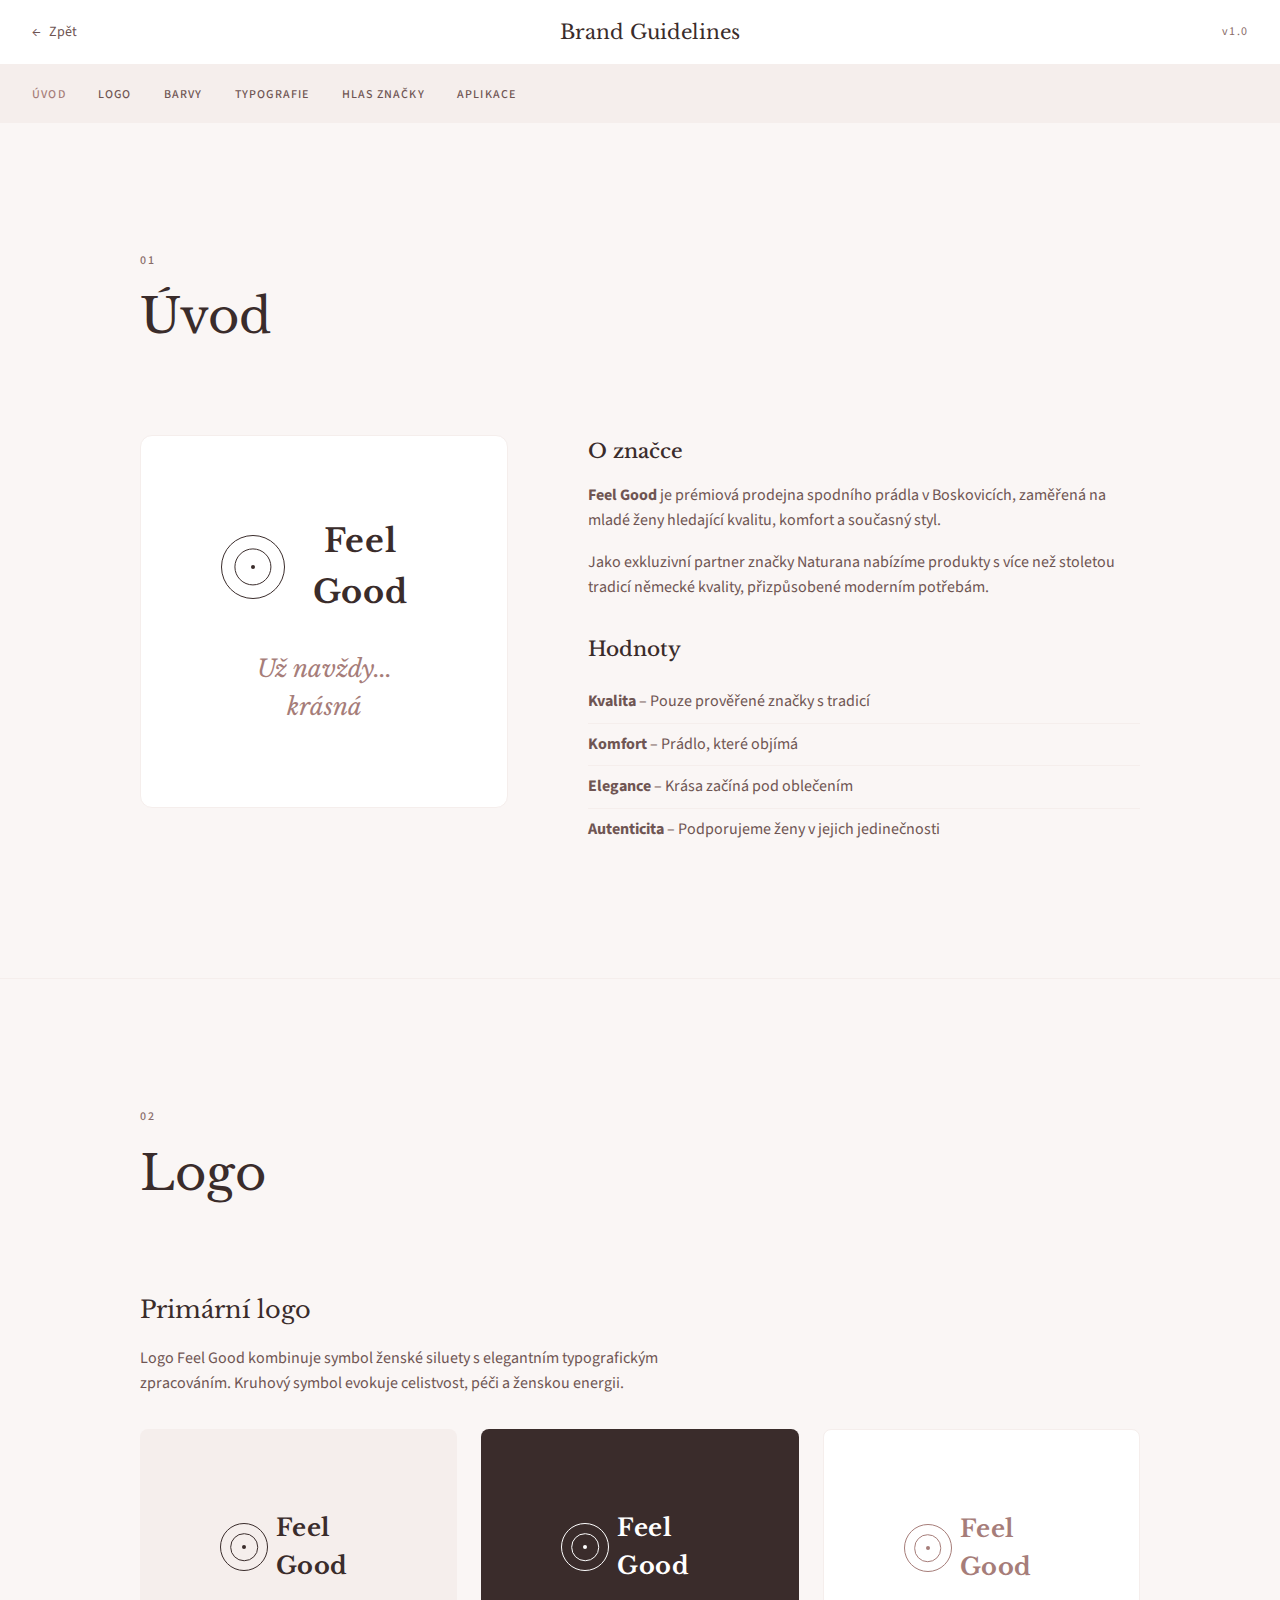
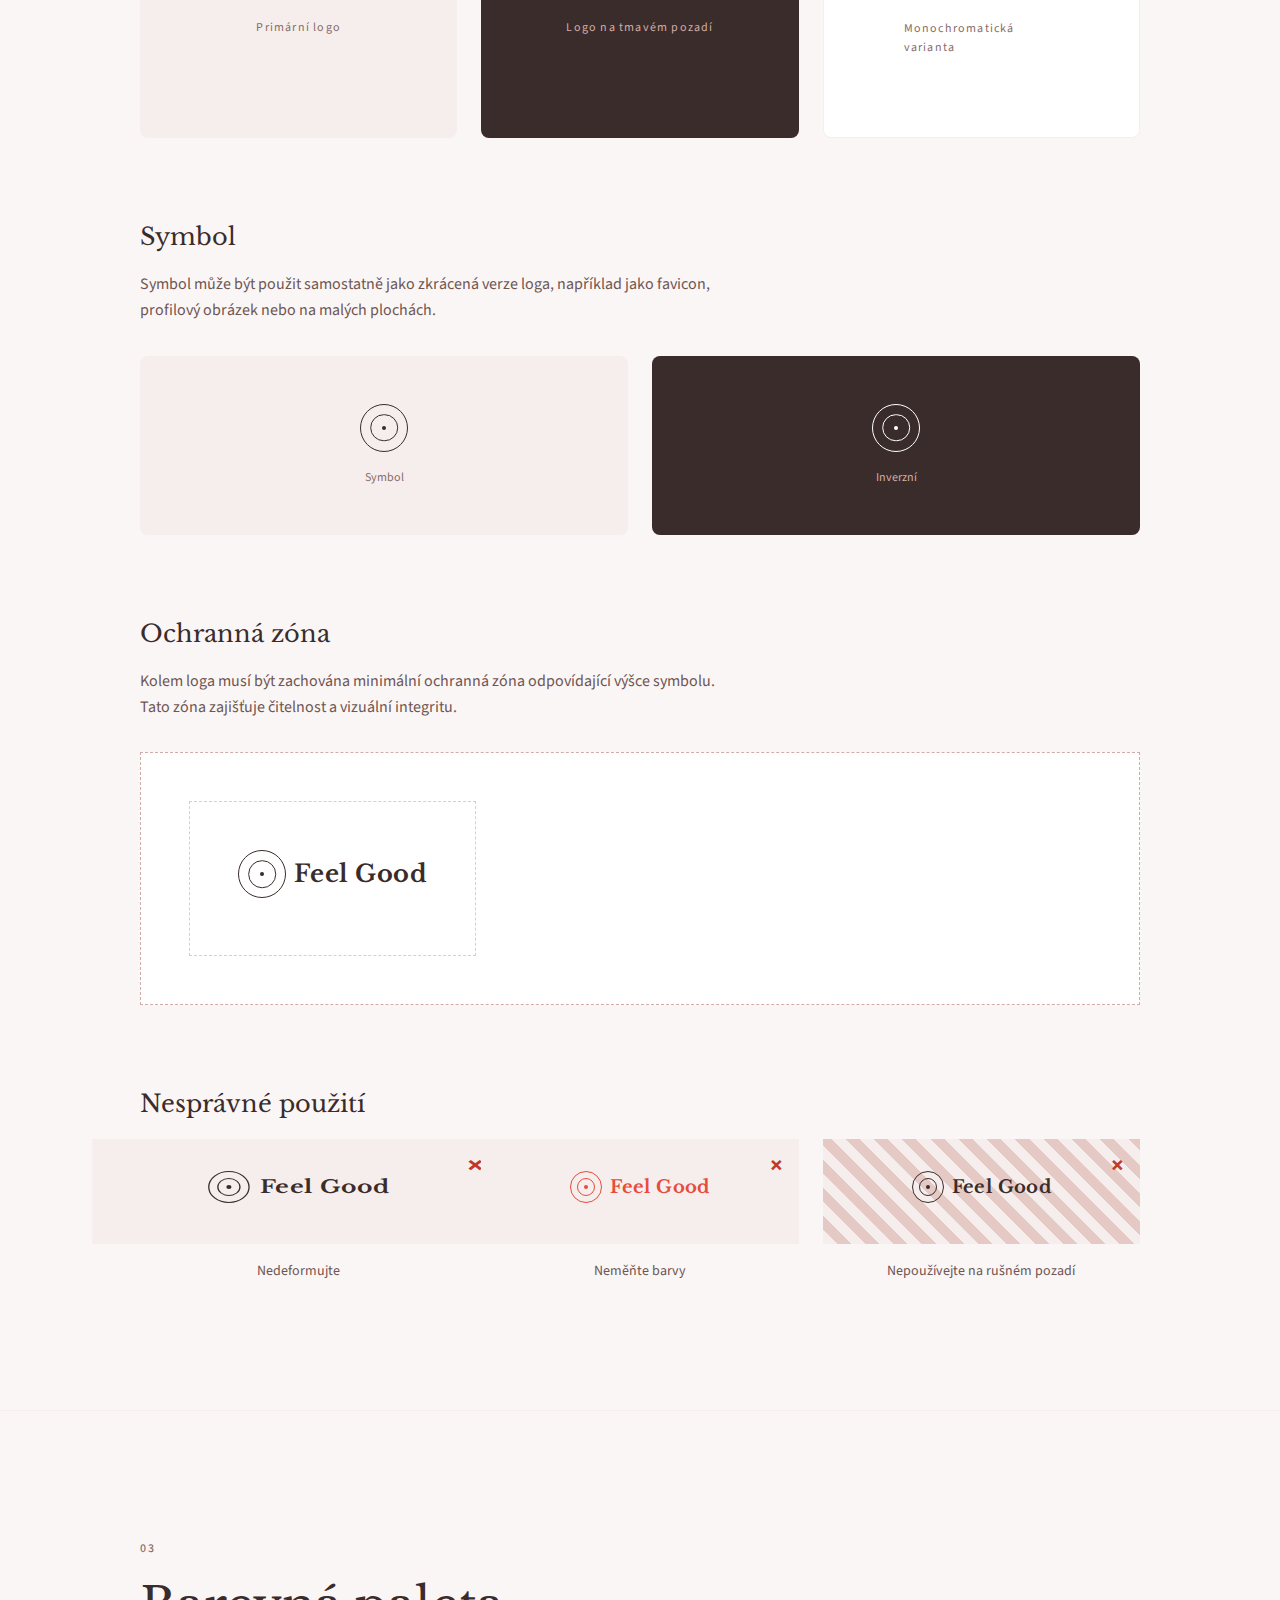
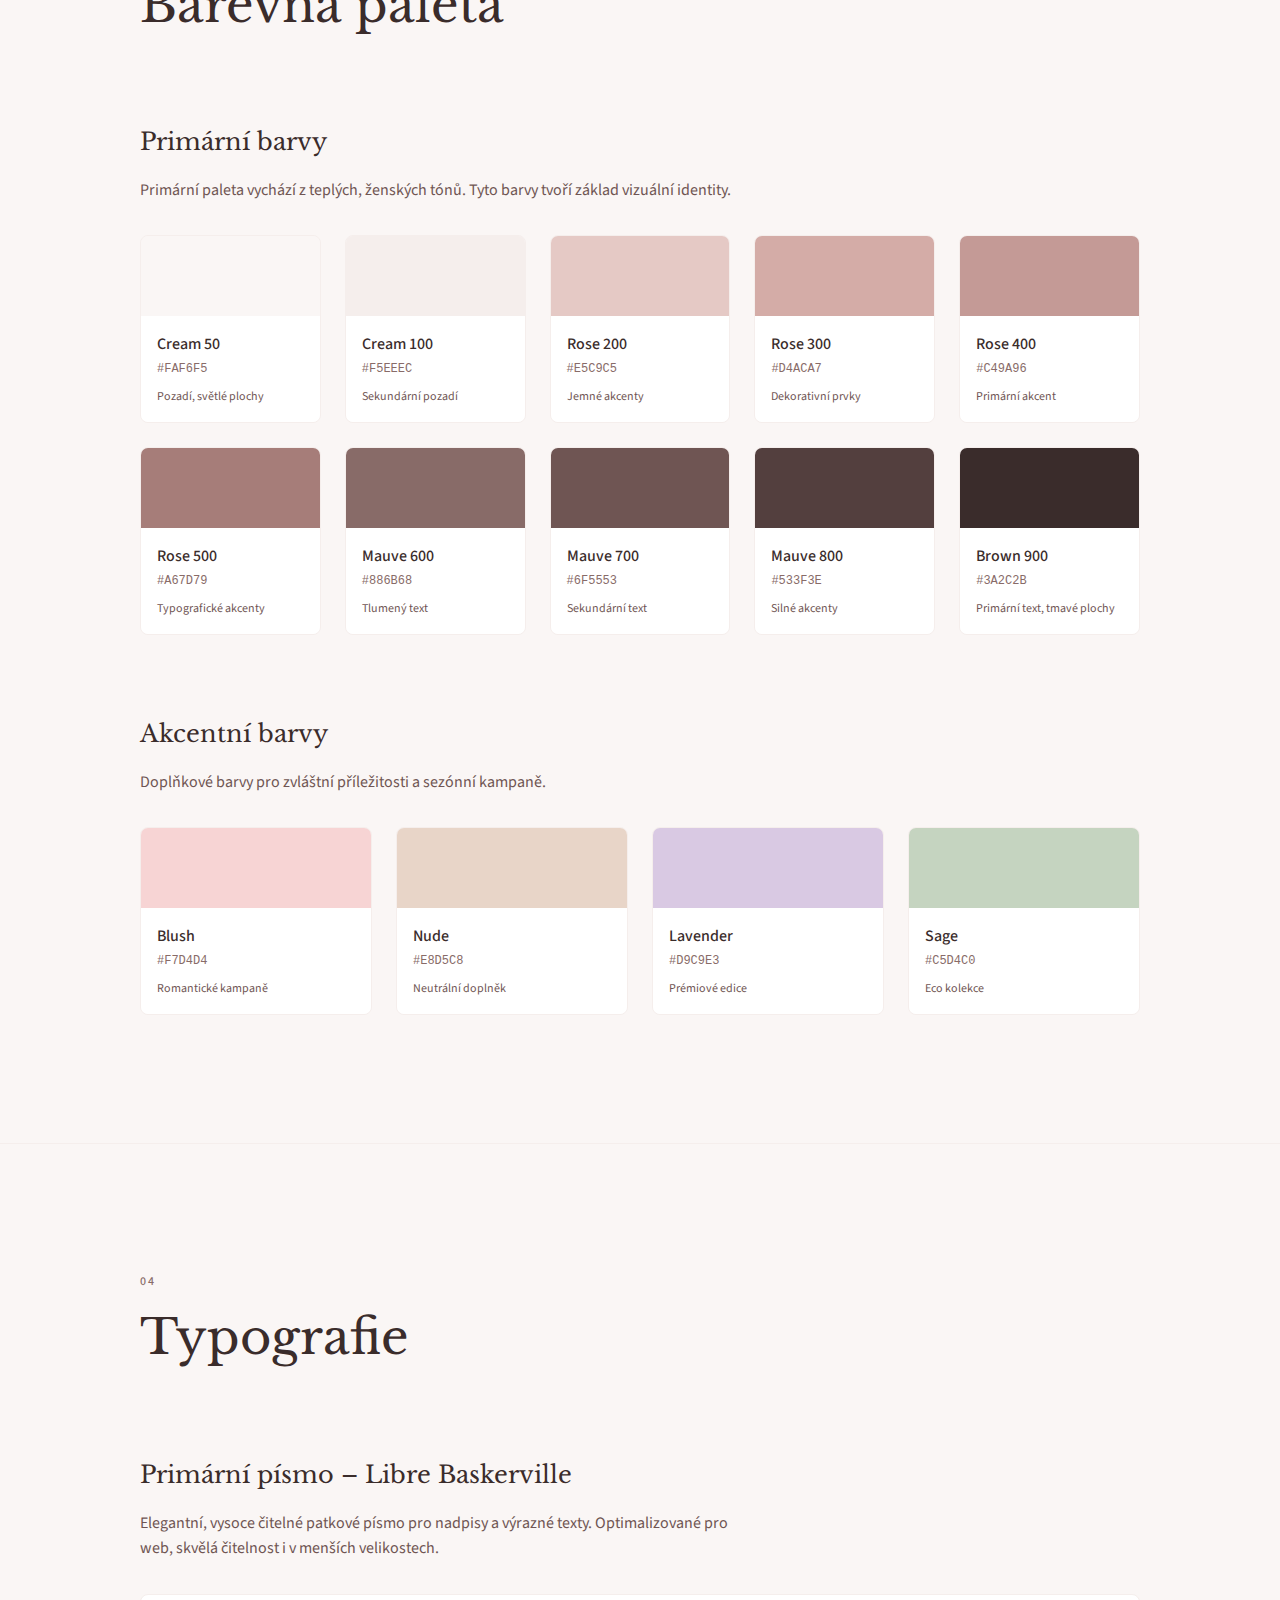
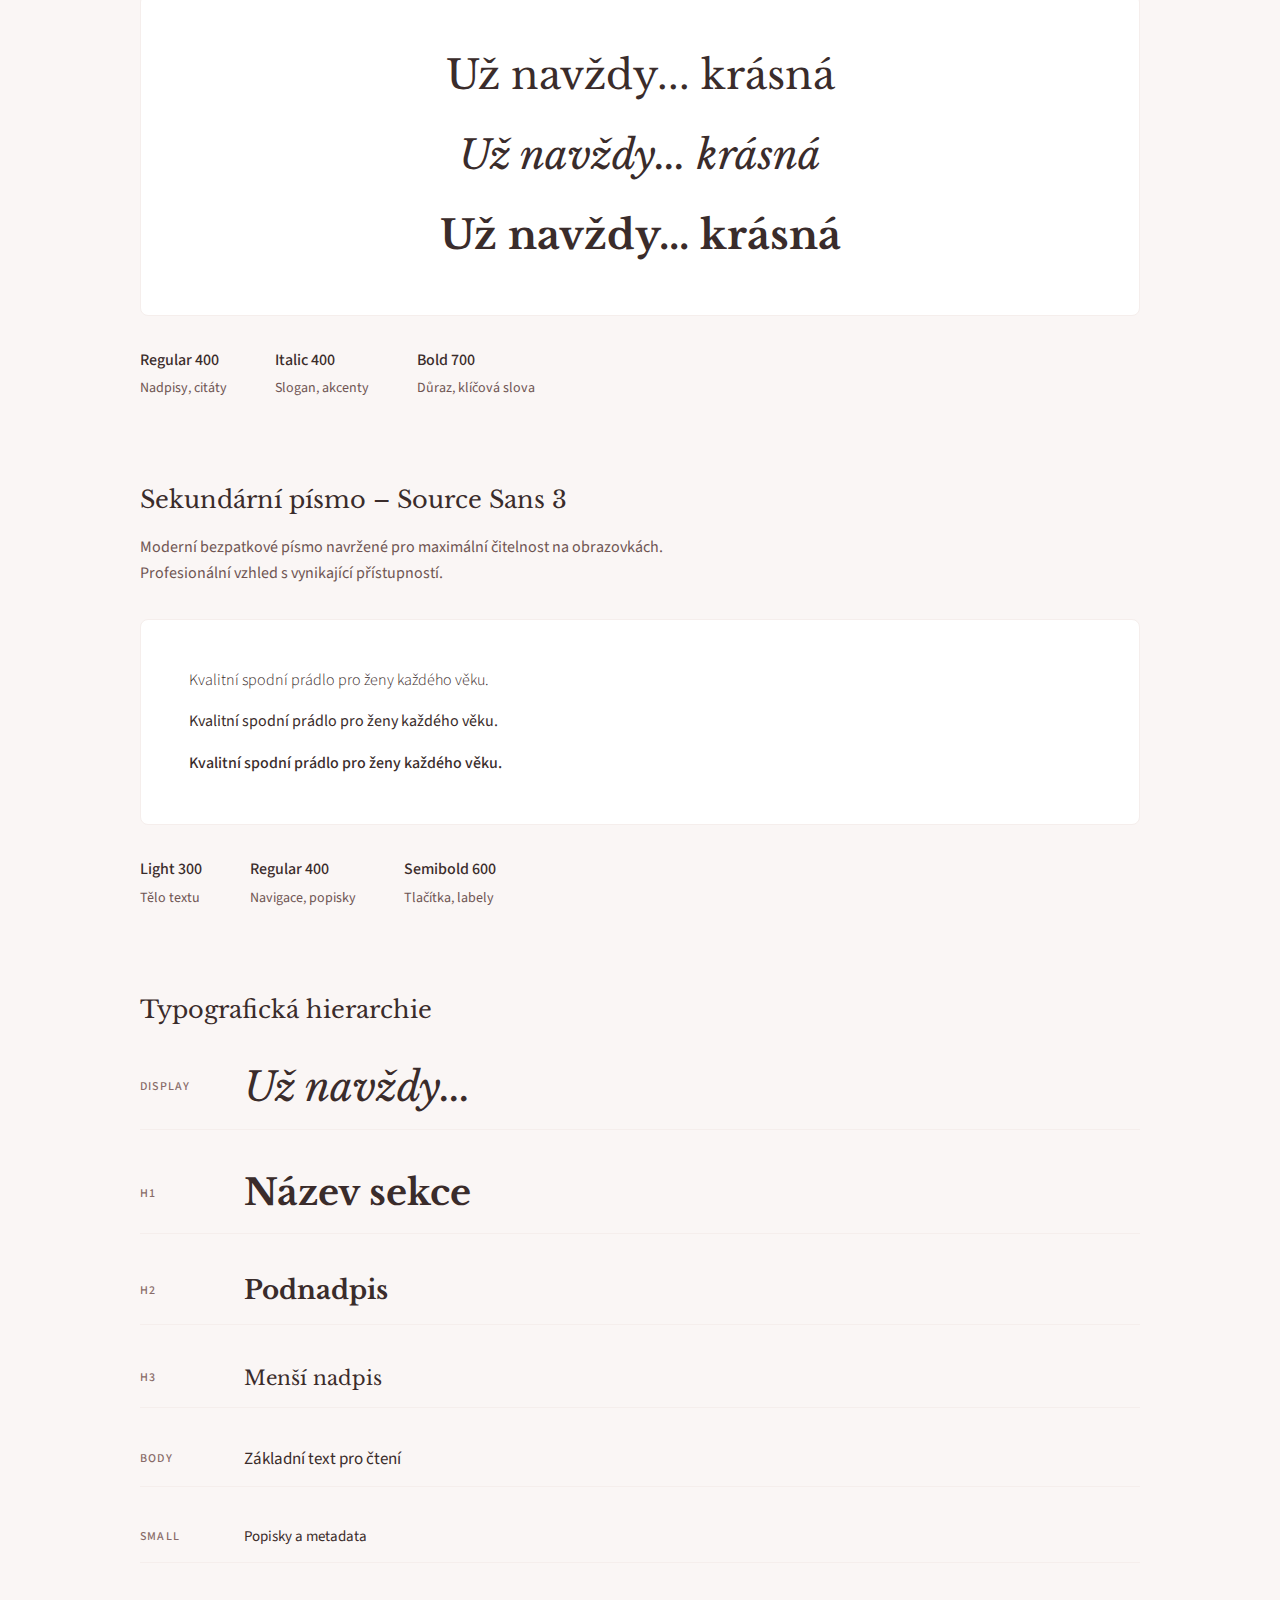
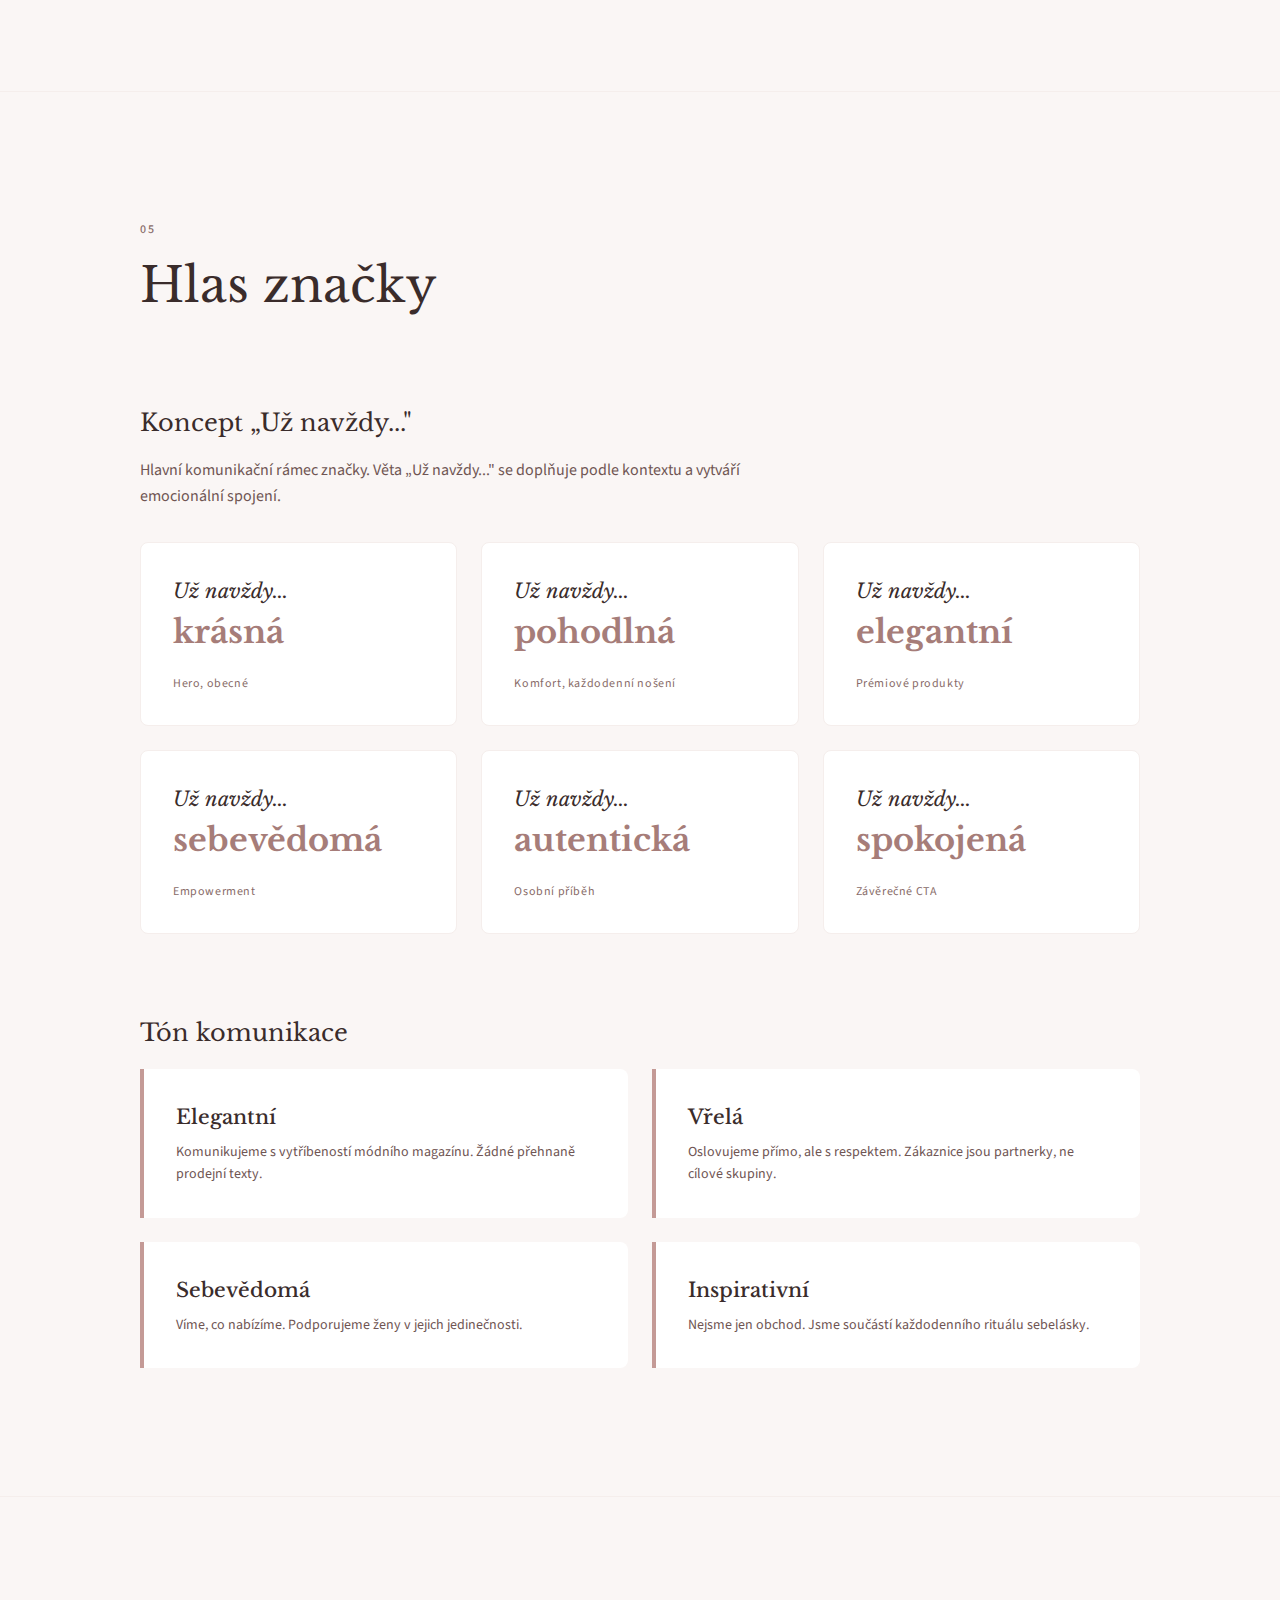
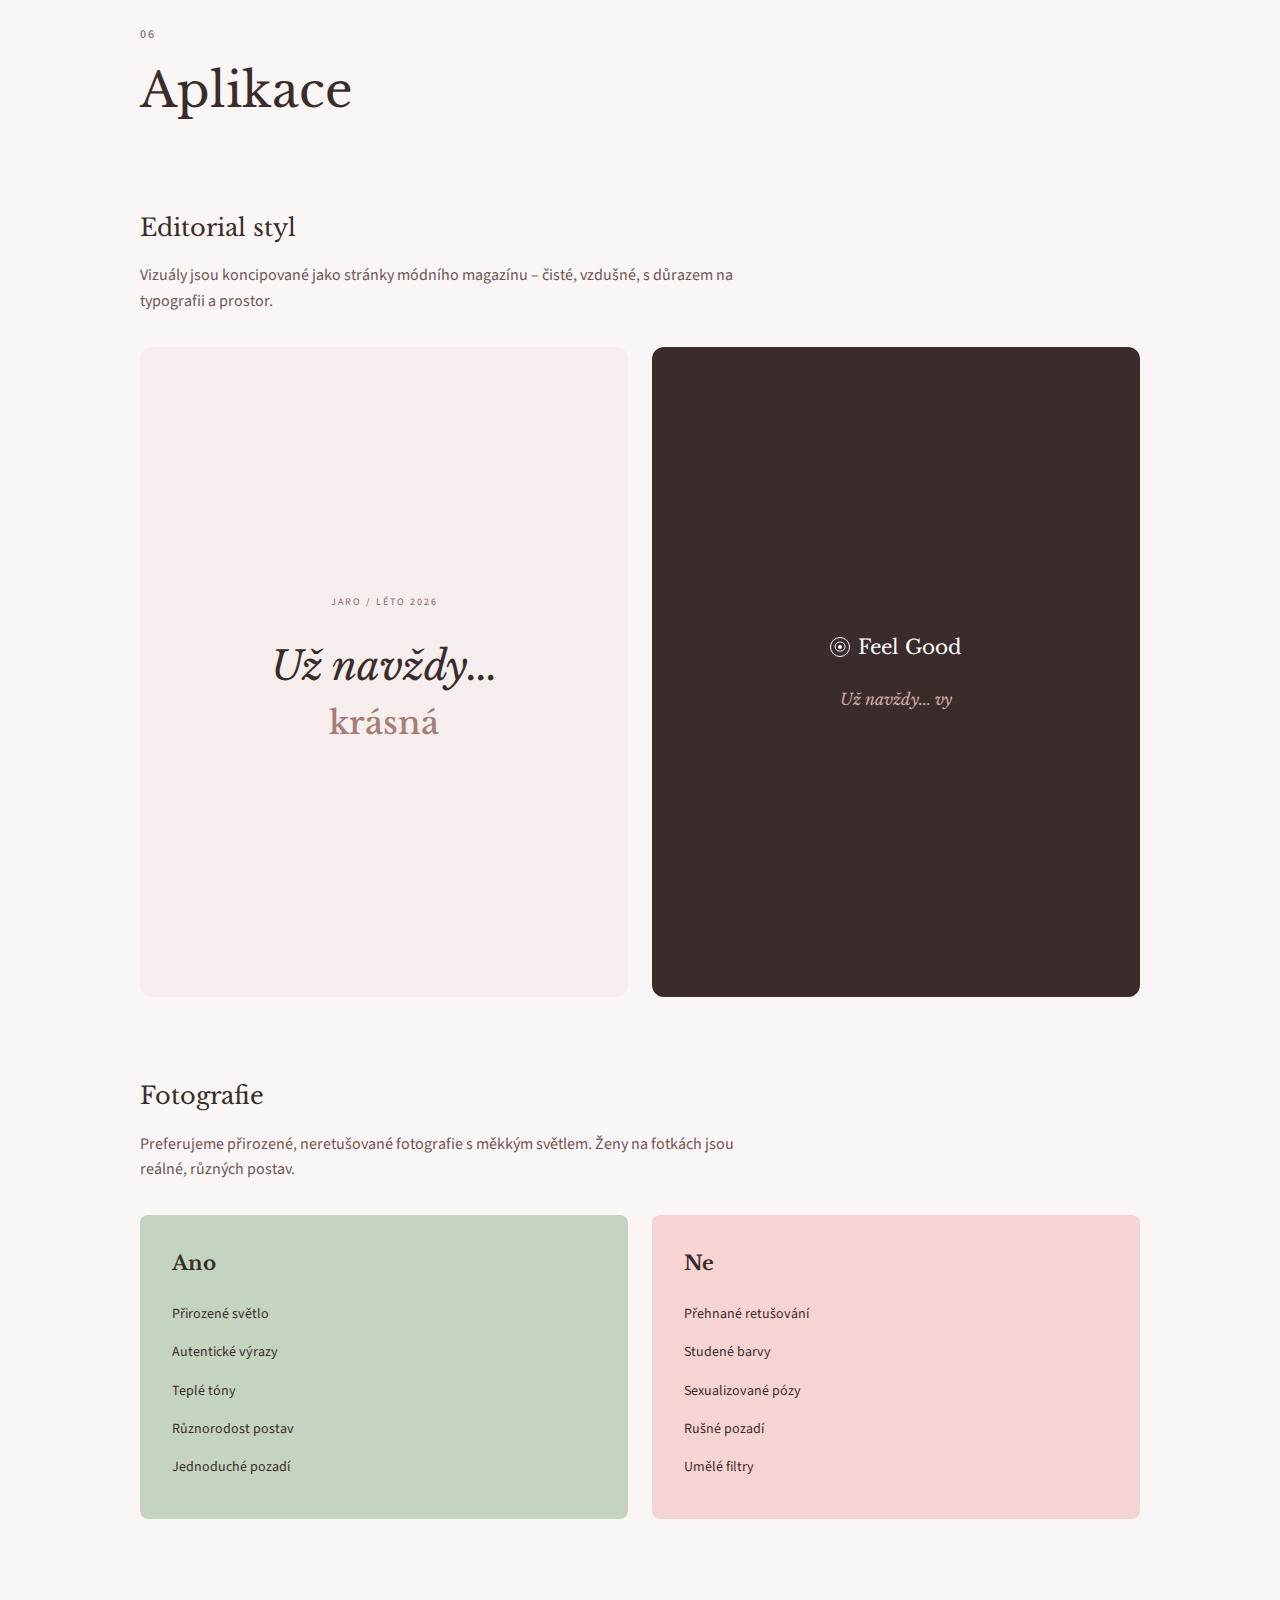
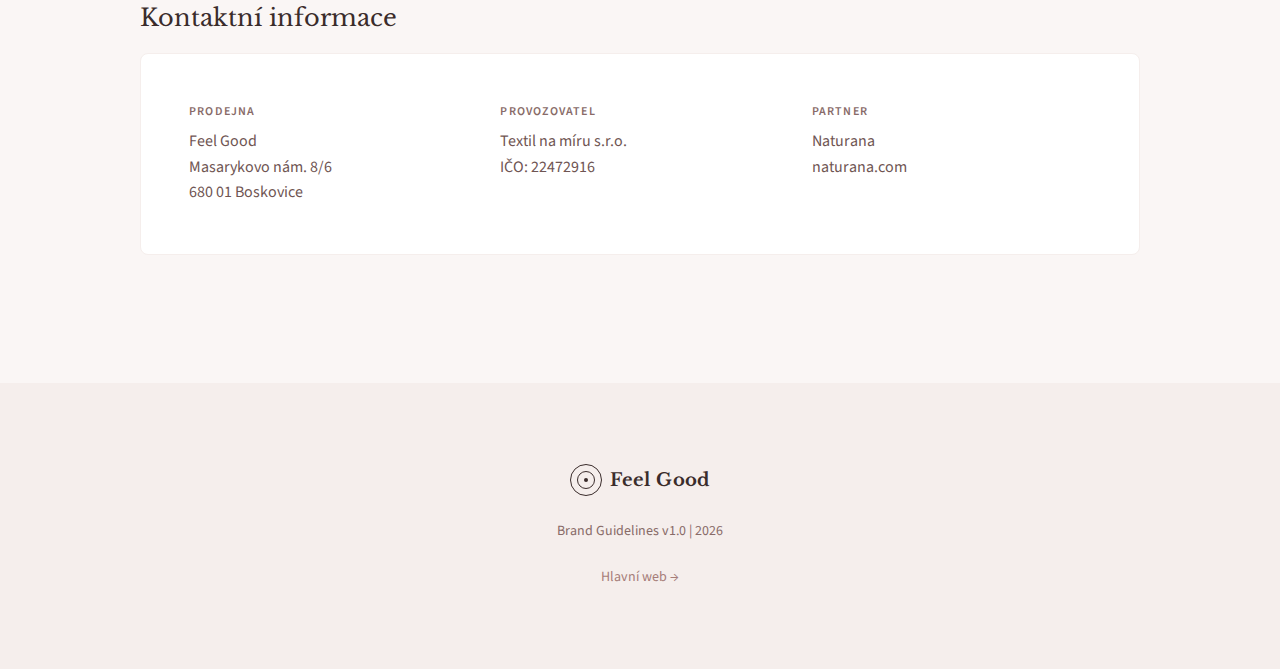
<file: brandbook.html>
<!DOCTYPE html>
<html lang="cs">
<head>
    <meta charset="UTF-8">
    <meta name="viewport" content="width=device-width, initial-scale=1.0">
    <meta name="description" content="Feel Good Brand Guidelines - Kompletní manuál vizuální identity">
    <title>Feel Good | Brandbook</title>
    <link rel="preconnect" href="https://fonts.googleapis.com">
    <link rel="preconnect" href="https://fonts.gstatic.com" crossorigin>
    <link href="https://fonts.googleapis.com/css2?family=Libre+Baskerville:ital,wght@0,400;0,700;1,400&family=Source+Sans+3:wght@300;400;500;600&display=swap" rel="stylesheet">
    <link rel="stylesheet" href="brandbook.css">
</head>
<body>
    <header class="bb-header" role="banner">
        <div class="bb-header__container">
            <a href="index.html" class="bb-header__back" aria-label="Zpět na hlavní stránku">
                <span class="bb-header__back-arrow" aria-hidden="true">&larr;</span>
                <span>Zpět</span>
            </a>
            <h1 class="bb-header__title">Brand Guidelines</h1>
            <span class="bb-header__version">v1.0</span>
        </div>
    </header>

    <nav class="bb-nav" role="navigation" aria-label="Navigace brandbooku">
        <ul class="bb-nav__list">
            <li><a href="#uvod" class="bb-nav__link">Úvod</a></li>
            <li><a href="#logo" class="bb-nav__link">Logo</a></li>
            <li><a href="#barvy" class="bb-nav__link">Barvy</a></li>
            <li><a href="#typografie" class="bb-nav__link">Typografie</a></li>
            <li><a href="#hlas" class="bb-nav__link">Hlas značky</a></li>
            <li><a href="#aplikace" class="bb-nav__link">Aplikace</a></li>
        </ul>
    </nav>

    <main class="bb-main" role="main">
        <section id="uvod" class="bb-section bb-intro" aria-labelledby="intro-title">
            <div class="bb-section__container">
                <header class="bb-section__header">
                    <span class="bb-section__number">01</span>
                    <h2 id="intro-title" class="bb-section__title">Úvod</h2>
                </header>
                <div class="bb-intro__content">
                    <div class="bb-intro__brand">
                        <div class="bb-intro__logo-display">
                            <span class="bb-logo bb-logo--large">
                                <span class="bb-logo__icon"></span>
                                <span class="bb-logo__text">Feel Good</span>
                            </span>
                        </div>
                        <p class="bb-intro__tagline">Už navždy... krásná</p>
                    </div>
                    <div class="bb-intro__text">
                        <h3 class="bb-intro__heading">O značce</h3>
                        <p>
                            <strong>Feel Good</strong> je prémiová prodejna spodního prádla 
                            v Boskovicích, zaměřená na mladé ženy hledající kvalitu, 
                            komfort a současný styl.
                        </p>
                        <p>
                            Jako exkluzivní partner značky Naturana nabízíme produkty 
                            s více než stoletou tradicí německé kvality, přizpůsobené 
                            moderním potřebám.
                        </p>
                        <h3 class="bb-intro__heading">Hodnoty</h3>
                        <ul class="bb-intro__values">
                            <li><strong>Kvalita</strong> – Pouze prověřené značky s tradicí</li>
                            <li><strong>Komfort</strong> – Prádlo, které objímá</li>
                            <li><strong>Elegance</strong> – Krása začíná pod oblečením</li>
                            <li><strong>Autenticita</strong> – Podporujeme ženy v jejich jedinečnosti</li>
                        </ul>
                    </div>
                </div>
            </div>
        </section>

        <section id="logo" class="bb-section bb-logo-section" aria-labelledby="logo-title">
            <div class="bb-section__container">
                <header class="bb-section__header">
                    <span class="bb-section__number">02</span>
                    <h2 id="logo-title" class="bb-section__title">Logo</h2>
                </header>

                <div class="bb-subsection">
                    <h3 class="bb-subsection__title">Primární logo</h3>
                    <p class="bb-subsection__desc">
                        Logo Feel Good kombinuje symbol ženské siluety s elegantním 
                        typografickým zpracováním. Kruhový symbol evokuje celistvost, 
                        péči a ženskou energii.
                    </p>
                    <div class="bb-logo-grid">
                        <div class="bb-logo-card bb-logo-card--light">
                            <span class="bb-logo bb-logo--display">
                                <span class="bb-logo__icon"></span>
                                <span class="bb-logo__text">Feel Good</span>
                            </span>
                            <span class="bb-logo-card__label">Primární logo</span>
                        </div>
                        <div class="bb-logo-card bb-logo-card--dark">
                            <span class="bb-logo bb-logo--display bb-logo--inverted">
                                <span class="bb-logo__icon"></span>
                                <span class="bb-logo__text">Feel Good</span>
                            </span>
                            <span class="bb-logo-card__label bb-logo-card__label--light">Logo na tmavém pozadí</span>
                        </div>
                        <div class="bb-logo-card bb-logo-card--cream">
                            <span class="bb-logo bb-logo--display bb-logo--mono">
                                <span class="bb-logo__icon"></span>
                                <span class="bb-logo__text">Feel Good</span>
                            </span>
                            <span class="bb-logo-card__label">Monochromatická varianta</span>
                        </div>
                    </div>
                </div>

                <div class="bb-subsection">
                    <h3 class="bb-subsection__title">Symbol</h3>
                    <p class="bb-subsection__desc">
                        Symbol může být použit samostatně jako zkrácená verze loga, 
                        například jako favicon, profilový obrázek nebo na malých plochách.
                    </p>
                    <div class="bb-symbol-grid">
                        <div class="bb-symbol-card">
                            <span class="bb-logo__icon bb-logo__icon--standalone"></span>
                            <span class="bb-symbol-card__label">Symbol</span>
                        </div>
                        <div class="bb-symbol-card bb-symbol-card--dark">
                            <span class="bb-logo__icon bb-logo__icon--standalone bb-logo__icon--inverted"></span>
                            <span class="bb-symbol-card__label bb-symbol-card__label--light">Inverzní</span>
                        </div>
                    </div>
                </div>

                <div class="bb-subsection">
                    <h3 class="bb-subsection__title">Ochranná zóna</h3>
                    <p class="bb-subsection__desc">
                        Kolem loga musí být zachována minimální ochranná zóna odpovídající 
                        výšce symbolu. Tato zóna zajišťuje čitelnost a vizuální integritu.
                    </p>
                    <div class="bb-clearspace">
                        <div class="bb-clearspace__demo">
                            <span class="bb-logo bb-logo--display">
                                <span class="bb-logo__icon"></span>
                                <span class="bb-logo__text">Feel Good</span>
                            </span>
                        </div>
                    </div>
                </div>

                <div class="bb-subsection">
                    <h3 class="bb-subsection__title">Nesprávné použití</h3>
                    <div class="bb-donts">
                        <div class="bb-dont">
                            <div class="bb-dont__example bb-dont__example--stretched">
                                <span class="bb-logo">
                                    <span class="bb-logo__icon"></span>
                                    <span class="bb-logo__text">Feel Good</span>
                                </span>
                            </div>
                            <p class="bb-dont__label">Nedeformujte</p>
                        </div>
                        <div class="bb-dont">
                            <div class="bb-dont__example bb-dont__example--color">
                                <span class="bb-logo">
                                    <span class="bb-logo__icon"></span>
                                    <span class="bb-logo__text">Feel Good</span>
                                </span>
                            </div>
                            <p class="bb-dont__label">Neměňte barvy</p>
                        </div>
                        <div class="bb-dont">
                            <div class="bb-dont__example bb-dont__example--busy">
                                <span class="bb-logo">
                                    <span class="bb-logo__icon"></span>
                                    <span class="bb-logo__text">Feel Good</span>
                                </span>
                            </div>
                            <p class="bb-dont__label">Nepoužívejte na rušném pozadí</p>
                        </div>
                    </div>
                </div>
            </div>
        </section>

        <section id="barvy" class="bb-section bb-colors" aria-labelledby="colors-title">
            <div class="bb-section__container">
                <header class="bb-section__header">
                    <span class="bb-section__number">03</span>
                    <h2 id="colors-title" class="bb-section__title">Barevná paleta</h2>
                </header>

                <div class="bb-subsection">
                    <h3 class="bb-subsection__title">Primární barvy</h3>
                    <p class="bb-subsection__desc">
                        Primární paleta vychází z teplých, ženských tónů. 
                        Tyto barvy tvoří základ vizuální identity.
                    </p>
                    <div class="bb-color-grid bb-color-grid--primary">
                        <article class="bb-color">
                            <div class="bb-color__swatch" style="background-color: #FAF6F5;"></div>
                            <div class="bb-color__info">
                                <span class="bb-color__name">Cream 50</span>
                                <span class="bb-color__hex">#FAF6F5</span>
                                <span class="bb-color__usage">Pozadí, světlé plochy</span>
                            </div>
                        </article>
                        <article class="bb-color">
                            <div class="bb-color__swatch" style="background-color: #F5EEEC;"></div>
                            <div class="bb-color__info">
                                <span class="bb-color__name">Cream 100</span>
                                <span class="bb-color__hex">#F5EEEC</span>
                                <span class="bb-color__usage">Sekundární pozadí</span>
                            </div>
                        </article>
                        <article class="bb-color">
                            <div class="bb-color__swatch" style="background-color: #E5C9C5;"></div>
                            <div class="bb-color__info">
                                <span class="bb-color__name">Rose 200</span>
                                <span class="bb-color__hex">#E5C9C5</span>
                                <span class="bb-color__usage">Jemné akcenty</span>
                            </div>
                        </article>
                        <article class="bb-color">
                            <div class="bb-color__swatch" style="background-color: #D4ACA7;"></div>
                            <div class="bb-color__info">
                                <span class="bb-color__name">Rose 300</span>
                                <span class="bb-color__hex">#D4ACA7</span>
                                <span class="bb-color__usage">Dekorativní prvky</span>
                            </div>
                        </article>
                        <article class="bb-color">
                            <div class="bb-color__swatch" style="background-color: #C49A96;"></div>
                            <div class="bb-color__info">
                                <span class="bb-color__name">Rose 400</span>
                                <span class="bb-color__hex">#C49A96</span>
                                <span class="bb-color__usage">Primární akcent</span>
                            </div>
                        </article>
                        <article class="bb-color">
                            <div class="bb-color__swatch" style="background-color: #A67D79;"></div>
                            <div class="bb-color__info">
                                <span class="bb-color__name">Rose 500</span>
                                <span class="bb-color__hex">#A67D79</span>
                                <span class="bb-color__usage">Typografické akcenty</span>
                            </div>
                        </article>
                        <article class="bb-color">
                            <div class="bb-color__swatch" style="background-color: #886B68;"></div>
                            <div class="bb-color__info">
                                <span class="bb-color__name">Mauve 600</span>
                                <span class="bb-color__hex">#886B68</span>
                                <span class="bb-color__usage">Tlumený text</span>
                            </div>
                        </article>
                        <article class="bb-color">
                            <div class="bb-color__swatch" style="background-color: #6F5553;"></div>
                            <div class="bb-color__info">
                                <span class="bb-color__name">Mauve 700</span>
                                <span class="bb-color__hex">#6F5553</span>
                                <span class="bb-color__usage">Sekundární text</span>
                            </div>
                        </article>
                        <article class="bb-color">
                            <div class="bb-color__swatch" style="background-color: #533F3E;"></div>
                            <div class="bb-color__info">
                                <span class="bb-color__name">Mauve 800</span>
                                <span class="bb-color__hex">#533F3E</span>
                                <span class="bb-color__usage">Silné akcenty</span>
                            </div>
                        </article>
                        <article class="bb-color">
                            <div class="bb-color__swatch" style="background-color: #3A2C2B;"></div>
                            <div class="bb-color__info">
                                <span class="bb-color__name">Brown 900</span>
                                <span class="bb-color__hex">#3A2C2B</span>
                                <span class="bb-color__usage">Primární text, tmavé plochy</span>
                            </div>
                        </article>
                    </div>
                </div>

                <div class="bb-subsection">
                    <h3 class="bb-subsection__title">Akcentní barvy</h3>
                    <p class="bb-subsection__desc">
                        Doplňkové barvy pro zvláštní příležitosti a sezónní kampaně.
                    </p>
                    <div class="bb-color-grid bb-color-grid--accent">
                        <article class="bb-color">
                            <div class="bb-color__swatch" style="background-color: #F7D4D4;"></div>
                            <div class="bb-color__info">
                                <span class="bb-color__name">Blush</span>
                                <span class="bb-color__hex">#F7D4D4</span>
                                <span class="bb-color__usage">Romantické kampaně</span>
                            </div>
                        </article>
                        <article class="bb-color">
                            <div class="bb-color__swatch" style="background-color: #E8D5C8;"></div>
                            <div class="bb-color__info">
                                <span class="bb-color__name">Nude</span>
                                <span class="bb-color__hex">#E8D5C8</span>
                                <span class="bb-color__usage">Neutrální doplněk</span>
                            </div>
                        </article>
                        <article class="bb-color">
                            <div class="bb-color__swatch" style="background-color: #D9C9E3;"></div>
                            <div class="bb-color__info">
                                <span class="bb-color__name">Lavender</span>
                                <span class="bb-color__hex">#D9C9E3</span>
                                <span class="bb-color__usage">Prémiové edice</span>
                            </div>
                        </article>
                        <article class="bb-color">
                            <div class="bb-color__swatch" style="background-color: #C5D4C0;"></div>
                            <div class="bb-color__info">
                                <span class="bb-color__name">Sage</span>
                                <span class="bb-color__hex">#C5D4C0</span>
                                <span class="bb-color__usage">Eco kolekce</span>
                            </div>
                        </article>
                    </div>
                </div>
            </div>
        </section>

        <section id="typografie" class="bb-section bb-typography" aria-labelledby="typography-title">
            <div class="bb-section__container">
                <header class="bb-section__header">
                    <span class="bb-section__number">04</span>
                    <h2 id="typography-title" class="bb-section__title">Typografie</h2>
                </header>

                <div class="bb-subsection">
                    <h3 class="bb-subsection__title">Primární písmo – Libre Baskerville</h3>
                    <p class="bb-subsection__desc">
                        Elegantní, vysoce čitelné patkové písmo pro nadpisy a výrazné texty.
                        Optimalizované pro web, skvělá čitelnost i v menších velikostech.
                    </p>
                    <div class="bb-type-specimen bb-type-specimen--display">
                        <p class="bb-type-sample bb-type-sample--light">Už navždy... krásná</p>
                        <p class="bb-type-sample bb-type-sample--italic">Už navždy... krásná</p>
                        <p class="bb-type-sample bb-type-sample--medium">Už navždy... krásná</p>
                    </div>
                    <div class="bb-type-info">
                        <div class="bb-type-weight">
                            <span class="bb-type-weight__name">Regular 400</span>
                            <span class="bb-type-weight__use">Nadpisy, citáty</span>
                        </div>
                        <div class="bb-type-weight">
                            <span class="bb-type-weight__name">Italic 400</span>
                            <span class="bb-type-weight__use">Slogan, akcenty</span>
                        </div>
                        <div class="bb-type-weight">
                            <span class="bb-type-weight__name">Bold 700</span>
                            <span class="bb-type-weight__use">Důraz, klíčová slova</span>
                        </div>
                    </div>
                </div>

                <div class="bb-subsection">
                    <h3 class="bb-subsection__title">Sekundární písmo – Source Sans 3</h3>
                    <p class="bb-subsection__desc">
                        Moderní bezpatkové písmo navržené pro maximální čitelnost na obrazovkách.
                        Profesionální vzhled s vynikající přístupností.
                    </p>
                    <div class="bb-type-specimen bb-type-specimen--body">
                        <p class="bb-type-sample-body bb-type-sample-body--light">
                            Kvalitní spodní prádlo pro ženy každého věku.
                        </p>
                        <p class="bb-type-sample-body bb-type-sample-body--regular">
                            Kvalitní spodní prádlo pro ženy každého věku.
                        </p>
                        <p class="bb-type-sample-body bb-type-sample-body--medium">
                            Kvalitní spodní prádlo pro ženy každého věku.
                        </p>
                    </div>
                    <div class="bb-type-info">
                        <div class="bb-type-weight">
                            <span class="bb-type-weight__name">Light 300</span>
                            <span class="bb-type-weight__use">Tělo textu</span>
                        </div>
                        <div class="bb-type-weight">
                            <span class="bb-type-weight__name">Regular 400</span>
                            <span class="bb-type-weight__use">Navigace, popisky</span>
                        </div>
                        <div class="bb-type-weight">
                            <span class="bb-type-weight__name">Semibold 600</span>
                            <span class="bb-type-weight__use">Tlačítka, labely</span>
                        </div>
                    </div>
                </div>

                <div class="bb-subsection">
                    <h3 class="bb-subsection__title">Typografická hierarchie</h3>
                    <div class="bb-type-hierarchy">
                        <div class="bb-type-level">
                            <span class="bb-type-level__label">Display</span>
                            <span class="bb-type-level__sample" style="font-family: 'Libre Baskerville', serif; font-size: 2.5rem; font-weight: 400; font-style: italic;">Už navždy...</span>
                        </div>
                        <div class="bb-type-level">
                            <span class="bb-type-level__label">H1</span>
                            <span class="bb-type-level__sample" style="font-family: 'Libre Baskerville', serif; font-size: 2.25rem; font-weight: 700;">Název sekce</span>
                        </div>
                        <div class="bb-type-level">
                            <span class="bb-type-level__label">H2</span>
                            <span class="bb-type-level__sample" style="font-family: 'Libre Baskerville', serif; font-size: 1.625rem; font-weight: 700;">Podnadpis</span>
                        </div>
                        <div class="bb-type-level">
                            <span class="bb-type-level__label">H3</span>
                            <span class="bb-type-level__sample" style="font-family: 'Libre Baskerville', serif; font-size: 1.25rem; font-weight: 400;">Menší nadpis</span>
                        </div>
                        <div class="bb-type-level">
                            <span class="bb-type-level__label">Body</span>
                            <span class="bb-type-level__sample" style="font-family: 'Source Sans 3', sans-serif; font-size: 1.0625rem; font-weight: 400;">Základní text pro čtení</span>
                        </div>
                        <div class="bb-type-level">
                            <span class="bb-type-level__label">Small</span>
                            <span class="bb-type-level__sample" style="font-family: 'Source Sans 3', sans-serif; font-size: 0.9375rem; font-weight: 400;">Popisky a metadata</span>
                        </div>
                    </div>
                </div>
            </div>
        </section>

        <section id="hlas" class="bb-section bb-voice" aria-labelledby="voice-title">
            <div class="bb-section__container">
                <header class="bb-section__header">
                    <span class="bb-section__number">05</span>
                    <h2 id="voice-title" class="bb-section__title">Hlas značky</h2>
                </header>

                <div class="bb-subsection">
                    <h3 class="bb-subsection__title">Koncept „Už navždy..."</h3>
                    <p class="bb-subsection__desc">
                        Hlavní komunikační rámec značky. Věta „Už navždy..." 
                        se doplňuje podle kontextu a vytváří emocionální spojení.
                    </p>
                    <div class="bb-tagline-grid">
                        <div class="bb-tagline">
                            <span class="bb-tagline__prefix">Už navždy...</span>
                            <span class="bb-tagline__word">krásná</span>
                            <span class="bb-tagline__context">Hero, obecné</span>
                        </div>
                        <div class="bb-tagline">
                            <span class="bb-tagline__prefix">Už navždy...</span>
                            <span class="bb-tagline__word">pohodlná</span>
                            <span class="bb-tagline__context">Komfort, každodenní nošení</span>
                        </div>
                        <div class="bb-tagline">
                            <span class="bb-tagline__prefix">Už navždy...</span>
                            <span class="bb-tagline__word">elegantní</span>
                            <span class="bb-tagline__context">Prémiové produkty</span>
                        </div>
                        <div class="bb-tagline">
                            <span class="bb-tagline__prefix">Už navždy...</span>
                            <span class="bb-tagline__word">sebevědomá</span>
                            <span class="bb-tagline__context">Empowerment</span>
                        </div>
                        <div class="bb-tagline">
                            <span class="bb-tagline__prefix">Už navždy...</span>
                            <span class="bb-tagline__word">autentická</span>
                            <span class="bb-tagline__context">Osobní příběh</span>
                        </div>
                        <div class="bb-tagline">
                            <span class="bb-tagline__prefix">Už navždy...</span>
                            <span class="bb-tagline__word">spokojená</span>
                            <span class="bb-tagline__context">Závěrečné CTA</span>
                        </div>
                    </div>
                </div>

                <div class="bb-subsection">
                    <h3 class="bb-subsection__title">Tón komunikace</h3>
                    <div class="bb-tone-grid">
                        <article class="bb-tone">
                            <h4 class="bb-tone__title">Elegantní</h4>
                            <p class="bb-tone__desc">
                                Komunikujeme s vytříbeností módního magazínu. 
                                Žádné přehnaně prodejní texty.
                            </p>
                        </article>
                        <article class="bb-tone">
                            <h4 class="bb-tone__title">Vřelá</h4>
                            <p class="bb-tone__desc">
                                Oslovujeme přímo, ale s respektem. 
                                Zákaznice jsou partnerky, ne cílové skupiny.
                            </p>
                        </article>
                        <article class="bb-tone">
                            <h4 class="bb-tone__title">Sebevědomá</h4>
                            <p class="bb-tone__desc">
                                Víme, co nabízíme. Podporujeme ženy 
                                v jejich jedinečnosti.
                            </p>
                        </article>
                        <article class="bb-tone">
                            <h4 class="bb-tone__title">Inspirativní</h4>
                            <p class="bb-tone__desc">
                                Nejsme jen obchod. Jsme součástí 
                                každodenního rituálu sebelásky.
                            </p>
                        </article>
                    </div>
                </div>
            </div>
        </section>

        <section id="aplikace" class="bb-section bb-applications" aria-labelledby="applications-title">
            <div class="bb-section__container">
                <header class="bb-section__header">
                    <span class="bb-section__number">06</span>
                    <h2 id="applications-title" class="bb-section__title">Aplikace</h2>
                </header>

                <div class="bb-subsection">
                    <h3 class="bb-subsection__title">Editorial styl</h3>
                    <p class="bb-subsection__desc">
                        Vizuály jsou koncipované jako stránky módního magazínu – 
                        čisté, vzdušné, s důrazem na typografii a prostor.
                    </p>
                    <div class="bb-mockup-grid">
                        <div class="bb-mockup bb-mockup--magazine">
                            <div class="bb-mockup__content">
                                <span class="bb-mockup__issue">Jaro / Léto 2026</span>
                                <span class="bb-mockup__title">Už navždy...</span>
                                <span class="bb-mockup__accent">krásná</span>
                            </div>
                        </div>
                        <div class="bb-mockup bb-mockup--card">
                            <div class="bb-mockup__content">
                                <span class="bb-mockup__logo">
                                    <span class="bb-logo__icon bb-logo__icon--small"></span>
                                    Feel Good
                                </span>
                                <span class="bb-mockup__tagline">Už navždy... vy</span>
                            </div>
                        </div>
                    </div>
                </div>

                <div class="bb-subsection">
                    <h3 class="bb-subsection__title">Fotografie</h3>
                    <p class="bb-subsection__desc">
                        Preferujeme přirozené, neretušované fotografie s měkkým 
                        světlem. Ženy na fotkách jsou reálné, různých postav.
                    </p>
                    <div class="bb-photo-guidelines">
                        <div class="bb-photo-do">
                            <h4>Ano</h4>
                            <ul>
                                <li>Přirozené světlo</li>
                                <li>Autentické výrazy</li>
                                <li>Teplé tóny</li>
                                <li>Různorodost postav</li>
                                <li>Jednoduché pozadí</li>
                            </ul>
                        </div>
                        <div class="bb-photo-dont">
                            <h4>Ne</h4>
                            <ul>
                                <li>Přehnané retušování</li>
                                <li>Studené barvy</li>
                                <li>Sexualizované pózy</li>
                                <li>Rušné pozadí</li>
                                <li>Umělé filtry</li>
                            </ul>
                        </div>
                    </div>
                </div>

                <div class="bb-subsection">
                    <h3 class="bb-subsection__title">Kontaktní informace</h3>
                    <div class="bb-contact-info">
                        <div class="bb-contact-block">
                            <h4>Prodejna</h4>
                            <p>
                                Feel Good<br>
                                Masarykovo nám. 8/6<br>
                                680 01 Boskovice
                            </p>
                        </div>
                        <div class="bb-contact-block">
                            <h4>Provozovatel</h4>
                            <p>
                                Textil na míru s.r.o.<br>
                                IČO: 22472916
                            </p>
                        </div>
                        <div class="bb-contact-block">
                            <h4>Partner</h4>
                            <p>
                                Naturana<br>
                                naturana.com
                            </p>
                        </div>
                    </div>
                </div>
            </div>
        </section>
    </main>

    <footer class="bb-footer" role="contentinfo">
        <div class="bb-footer__container">
            <span class="bb-logo">
                <span class="bb-logo__icon"></span>
                <span class="bb-logo__text">Feel Good</span>
            </span>
            <p class="bb-footer__text">Brand Guidelines v1.0 | 2026</p>
            <a href="index.html" class="bb-footer__link">Hlavní web &rarr;</a>
        </div>
    </footer>

    <script src="brandbook.js"></script>
</body>
</html>
</file>
<file: brandbook.css>
:root {
    --color-cream-50: #FAF6F5;
    --color-cream-100: #F5EEEC;
    --color-rose-200: #E5C9C5;
    --color-rose-300: #D4ACA7;
    --color-rose-400: #C49A96;
    --color-rose-500: #A67D79;
    --color-mauve-600: #886B68;
    --color-mauve-700: #6F5553;
    --color-mauve-800: #533F3E;
    --color-brown-900: #3A2C2B;

    --color-blush: #F7D4D4;
    --color-nude: #E8D5C8;
    --color-lavender: #D9C9E3;
    --color-sage: #C5D4C0;

    --color-text-primary: var(--color-brown-900);
    --color-text-secondary: var(--color-mauve-700);
    --color-text-muted: var(--color-mauve-600);
    --color-background: var(--color-cream-50);
    --color-surface: #FFFFFF;
    --color-accent: var(--color-rose-400);

    --font-display: 'Libre Baskerville', Georgia, serif;
    --font-body: 'Source Sans 3', -apple-system, BlinkMacSystemFont, sans-serif;

    --spacing-xs: 0.5rem;
    --spacing-sm: 1rem;
    --spacing-md: 1.5rem;
    --spacing-lg: 2rem;
    --spacing-xl: 3rem;
    --spacing-2xl: 5rem;
    --spacing-3xl: 8rem;

    --transition-fast: 150ms ease;
    --transition-base: 300ms ease;
}

*,
*::before,
*::after {
    box-sizing: border-box;
    margin: 0;
    padding: 0;
}

html {
    scroll-behavior: smooth;
    -webkit-font-smoothing: antialiased;
}

body {
    font-family: var(--font-body);
    font-size: 1rem;
    line-height: 1.6;
    color: var(--color-text-primary);
    background-color: var(--color-background);
}

a {
    color: inherit;
    text-decoration: none;
}

ul {
    list-style: none;
}

:focus-visible {
    outline: 2px solid var(--color-accent);
    outline-offset: 2px;
}

.bb-logo {
    display: inline-flex;
    align-items: center;
    gap: var(--spacing-xs);
}

.bb-logo__icon {
    width: 2rem;
    height: 2rem;
    border: 1.5px solid currentColor;
    border-radius: 50%;
    position: relative;
    flex-shrink: 0;
}

.bb-logo__icon::before {
    content: '';
    position: absolute;
    top: 50%;
    left: 50%;
    transform: translate(-50%, -50%);
    width: 60%;
    height: 60%;
    border: 1px solid currentColor;
    border-radius: 50%;
}

.bb-logo__icon::after {
    content: '';
    position: absolute;
    top: 50%;
    left: 50%;
    transform: translate(-50%, -50%);
    width: 4px;
    height: 4px;
    background-color: currentColor;
    border-radius: 50%;
}

.bb-logo__icon--standalone {
    width: 3rem;
    height: 3rem;
}

.bb-logo__icon--inverted {
    border-color: var(--color-surface);
}

.bb-logo__icon--inverted::before {
    border-color: var(--color-surface);
}

.bb-logo__icon--inverted::after {
    background-color: var(--color-surface);
}

.bb-logo__icon--small {
    width: 1.25rem;
    height: 1.25rem;
}

.bb-logo__text {
    font-family: var(--font-display);
    font-size: 1.125rem;
    font-weight: 700;
    letter-spacing: 0.02em;
}

.bb-logo--large .bb-logo__icon {
    width: 4rem;
    height: 4rem;
}

.bb-logo--large .bb-logo__text {
    font-size: 2rem;
}

.bb-logo--display .bb-logo__icon {
    width: 3rem;
    height: 3rem;
}

.bb-logo--display .bb-logo__text {
    font-size: 1.5rem;
}

.bb-logo--inverted {
    color: var(--color-surface);
}

.bb-logo--mono {
    color: var(--color-rose-500);
}

.bb-header {
    position: sticky;
    top: 0;
    z-index: 100;
    background-color: var(--color-surface);
    border-bottom: 1px solid var(--color-cream-100);
    padding: var(--spacing-sm) var(--spacing-lg);
}

.bb-header__container {
    max-width: 1400px;
    margin: 0 auto;
    display: flex;
    justify-content: space-between;
    align-items: center;
}

.bb-header__back {
    display: flex;
    align-items: center;
    gap: var(--spacing-xs);
    font-size: 0.875rem;
    color: var(--color-text-secondary);
    transition: color var(--transition-fast);
}

.bb-header__back:hover {
    color: var(--color-rose-500);
}

.bb-header__title {
    font-family: var(--font-display);
    font-size: 1.25rem;
    font-weight: 400;
}

.bb-header__version {
    font-size: 0.75rem;
    color: var(--color-text-muted);
    letter-spacing: 0.1em;
}

.bb-nav {
    position: sticky;
    top: 60px;
    z-index: 99;
    background-color: var(--color-cream-100);
    padding: var(--spacing-sm) var(--spacing-lg);
    overflow-x: auto;
}

.bb-nav__list {
    display: flex;
    gap: var(--spacing-lg);
    max-width: 1400px;
    margin: 0 auto;
}

.bb-nav__link {
    font-size: 0.75rem;
    font-weight: 500;
    letter-spacing: 0.1em;
    text-transform: uppercase;
    color: var(--color-text-secondary);
    white-space: nowrap;
    transition: color var(--transition-fast);
}

.bb-nav__link:hover,
.bb-nav__link--active {
    color: var(--color-rose-500);
}

.bb-main {
    max-width: 1400px;
    margin: 0 auto;
}

.bb-section {
    padding: var(--spacing-3xl) var(--spacing-lg);
    border-bottom: 1px solid var(--color-cream-100);
}

.bb-section__container {
    max-width: 1000px;
    margin: 0 auto;
}

.bb-section__header {
    margin-bottom: var(--spacing-2xl);
}

.bb-section__number {
    display: block;
    font-size: 0.75rem;
    font-weight: 500;
    letter-spacing: 0.2em;
    color: var(--color-text-muted);
    margin-bottom: var(--spacing-xs);
}

.bb-section__title {
    font-family: var(--font-display);
    font-size: clamp(2rem, 4vw, 3rem);
    font-weight: 400;
}

.bb-subsection {
    margin-bottom: var(--spacing-2xl);
}

.bb-subsection:last-child {
    margin-bottom: 0;
}

.bb-subsection__title {
    font-family: var(--font-display);
    font-size: 1.5rem;
    font-weight: 400;
    margin-bottom: var(--spacing-sm);
}

.bb-subsection__desc {
    color: var(--color-text-secondary);
    max-width: 600px;
    margin-bottom: var(--spacing-lg);
}

.bb-intro__content {
    display: grid;
    gap: var(--spacing-2xl);
}

.bb-intro__brand {
    text-align: center;
    padding: var(--spacing-2xl);
    background-color: var(--color-surface);
    border: 1px solid var(--color-cream-100);
    border-radius: 12px;
}

.bb-intro__logo-display {
    margin-bottom: var(--spacing-lg);
}

.bb-intro__tagline {
    font-family: var(--font-display);
    font-size: 1.5rem;
    font-style: italic;
    color: var(--color-rose-500);
}

.bb-intro__heading {
    font-family: var(--font-display);
    font-size: 1.25rem;
    font-weight: 500;
    margin-top: var(--spacing-lg);
    margin-bottom: var(--spacing-sm);
}

.bb-intro__heading:first-child {
    margin-top: 0;
}

.bb-intro__text p {
    margin-bottom: var(--spacing-sm);
    color: var(--color-text-secondary);
}

.bb-intro__values {
    margin-top: var(--spacing-sm);
}

.bb-intro__values li {
    padding: var(--spacing-xs) 0;
    border-bottom: 1px solid var(--color-cream-100);
    color: var(--color-text-secondary);
}

.bb-intro__values li:last-child {
    border-bottom: none;
}

.bb-logo-grid {
    display: grid;
    gap: var(--spacing-md);
}

.bb-logo-card {
    padding: var(--spacing-2xl);
    display: flex;
    flex-direction: column;
    align-items: center;
    gap: var(--spacing-lg);
    border-radius: 8px;
}

.bb-logo-card--light {
    background-color: var(--color-cream-100);
}

.bb-logo-card--dark {
    background-color: var(--color-brown-900);
}

.bb-logo-card--cream {
    background-color: var(--color-surface);
    border: 1px solid var(--color-cream-100);
}

.bb-logo-card__label {
    font-size: 0.75rem;
    color: var(--color-text-muted);
    letter-spacing: 0.1em;
}

.bb-logo-card__label--light {
    color: var(--color-rose-300);
}

.bb-symbol-grid {
    display: flex;
    gap: var(--spacing-md);
    flex-wrap: wrap;
}

.bb-symbol-card {
    padding: var(--spacing-xl);
    display: flex;
    flex-direction: column;
    align-items: center;
    gap: var(--spacing-sm);
    background-color: var(--color-cream-100);
    flex: 1;
    min-width: 150px;
    border-radius: 8px;
}

.bb-symbol-card--dark {
    background-color: var(--color-brown-900);
}

.bb-symbol-card__label {
    font-size: 0.75rem;
    color: var(--color-text-muted);
}

.bb-symbol-card__label--light {
    color: var(--color-rose-300);
}

.bb-clearspace {
    padding: var(--spacing-xl);
    background-color: var(--color-surface);
    border: 1px dashed var(--color-rose-300);
}

.bb-clearspace__demo {
    padding: var(--spacing-xl);
    border: 1px dashed var(--color-rose-200);
    display: inline-block;
}

.bb-donts {
    display: grid;
    gap: var(--spacing-md);
}

.bb-dont {
    text-align: center;
}

.bb-dont__example {
    padding: var(--spacing-lg);
    background-color: var(--color-cream-100);
    margin-bottom: var(--spacing-sm);
    position: relative;
}

.bb-dont__example::after {
    content: '×';
    position: absolute;
    top: var(--spacing-xs);
    right: var(--spacing-sm);
    font-size: 1.5rem;
    color: #c0392b;
    font-weight: bold;
}

.bb-dont__example--stretched {
    transform: scaleX(1.3);
}

.bb-dont__example--color .bb-logo {
    color: #e74c3c;
}

.bb-dont__example--busy {
    background: repeating-linear-gradient(
        45deg,
        var(--color-cream-100),
        var(--color-cream-100) 10px,
        var(--color-rose-200) 10px,
        var(--color-rose-200) 20px
    );
}

.bb-dont__label {
    font-size: 0.875rem;
    color: var(--color-text-secondary);
}

.bb-color-grid {
    display: grid;
    gap: var(--spacing-md);
}

.bb-color-grid--primary {
    grid-template-columns: repeat(auto-fill, minmax(180px, 1fr));
}

.bb-color-grid--accent {
    grid-template-columns: repeat(auto-fill, minmax(200px, 1fr));
}

.bb-color {
    border: 1px solid var(--color-cream-100);
    overflow: hidden;
    border-radius: 8px;
}

.bb-color__swatch {
    height: 80px;
}

.bb-color__info {
    padding: var(--spacing-sm);
    background-color: var(--color-surface);
}

.bb-color__name {
    display: block;
    font-weight: 500;
    margin-bottom: 2px;
}

.bb-color__hex {
    display: block;
    font-size: 0.75rem;
    font-family: monospace;
    color: var(--color-text-muted);
    margin-bottom: var(--spacing-xs);
}

.bb-color__usage {
    display: block;
    font-size: 0.75rem;
    color: var(--color-text-secondary);
}

.bb-type-specimen {
    padding: var(--spacing-xl);
    background-color: var(--color-surface);
    border: 1px solid var(--color-cream-100);
    margin-bottom: var(--spacing-lg);
    border-radius: 8px;
}

.bb-type-specimen--display {
    text-align: center;
}

.bb-type-sample {
    font-family: var(--font-display);
    font-size: clamp(1.5rem, 4vw, 2.5rem);
    margin-bottom: var(--spacing-sm);
    color: var(--color-text-primary);
}

.bb-type-sample:last-child {
    margin-bottom: 0;
}

.bb-type-sample--light {
    font-weight: 400;
}

.bb-type-sample--italic {
    font-weight: 400;
    font-style: italic;
}

.bb-type-sample--medium {
    font-weight: 700;
}

.bb-type-sample-body {
    font-family: var(--font-body);
    font-size: 1rem;
    margin-bottom: var(--spacing-sm);
}

.bb-type-sample-body:last-child {
    margin-bottom: 0;
}

.bb-type-sample-body--light {
    font-weight: 300;
}

.bb-type-sample-body--regular {
    font-weight: 400;
}

.bb-type-sample-body--medium {
    font-weight: 500;
}

.bb-type-info {
    display: flex;
    gap: var(--spacing-xl);
    flex-wrap: wrap;
}

.bb-type-weight__name {
    display: block;
    font-weight: 500;
    margin-bottom: 2px;
}

.bb-type-weight__use {
    font-size: 0.875rem;
    color: var(--color-text-secondary);
}

.bb-type-hierarchy {
    display: grid;
    gap: var(--spacing-md);
}

.bb-type-level {
    display: grid;
    grid-template-columns: 80px 1fr;
    align-items: center;
    gap: var(--spacing-md);
    padding: var(--spacing-sm) 0;
    border-bottom: 1px solid var(--color-cream-100);
}

.bb-type-level__label {
    font-size: 0.75rem;
    font-weight: 500;
    letter-spacing: 0.1em;
    text-transform: uppercase;
    color: var(--color-text-muted);
}

.bb-type-level__sample {
    line-height: 1.3;
}

.bb-tagline-grid {
    display: grid;
    gap: var(--spacing-md);
}

.bb-tagline {
    padding: var(--spacing-lg);
    background-color: var(--color-surface);
    border: 1px solid var(--color-cream-100);
    border-radius: 8px;
}

.bb-tagline__prefix {
    display: block;
    font-family: var(--font-display);
    font-size: 1.25rem;
    font-weight: 400;
    font-style: italic;
}

.bb-tagline__word {
    display: block;
    font-family: var(--font-display);
    font-size: 2rem;
    font-weight: 700;
    color: var(--color-rose-500);
}

.bb-tagline__context {
    display: block;
    font-size: 0.75rem;
    color: var(--color-text-muted);
    margin-top: var(--spacing-sm);
    letter-spacing: 0.05em;
}

.bb-tone-grid {
    display: grid;
    gap: var(--spacing-md);
}

.bb-tone {
    padding: var(--spacing-lg);
    background-color: var(--color-surface);
    border-left: 4px solid var(--color-rose-400);
    border-radius: 0 8px 8px 0;
}

.bb-tone__title {
    font-family: var(--font-display);
    font-size: 1.25rem;
    font-weight: 500;
    margin-bottom: var(--spacing-xs);
}

.bb-tone__desc {
    font-size: 0.875rem;
    color: var(--color-text-secondary);
}

.bb-mockup-grid {
    display: grid;
    gap: var(--spacing-md);
}

.bb-mockup {
    aspect-ratio: 3/4;
    display: flex;
    align-items: center;
    justify-content: center;
    text-align: center;
    border-radius: 12px;
}

.bb-mockup--magazine {
    background-color: var(--color-cream-100);
    padding: var(--spacing-xl);
}

.bb-mockup--card {
    background-color: var(--color-brown-900);
    color: var(--color-surface);
    padding: var(--spacing-xl);
}

.bb-mockup__issue {
    display: block;
    font-size: 0.625rem;
    letter-spacing: 0.2em;
    text-transform: uppercase;
    color: var(--color-text-muted);
    margin-bottom: var(--spacing-md);
}

.bb-mockup__title {
    display: block;
    font-family: var(--font-display);
    font-size: clamp(1.5rem, 4vw, 2.5rem);
    font-weight: 300;
    font-style: italic;
}

.bb-mockup__accent {
    display: block;
    font-family: var(--font-display);
    font-size: clamp(1.25rem, 3vw, 2rem);
    font-weight: 500;
    color: var(--color-rose-500);
}

.bb-mockup__logo {
    display: flex;
    align-items: center;
    justify-content: center;
    gap: var(--spacing-xs);
    font-family: var(--font-display);
    font-size: 1.25rem;
    margin-bottom: var(--spacing-md);
}

.bb-mockup__tagline {
    font-family: var(--font-display);
    font-size: 1rem;
    font-style: italic;
    color: var(--color-rose-300);
}

.bb-photo-guidelines {
    display: grid;
    gap: var(--spacing-md);
}

.bb-photo-do,
.bb-photo-dont {
    padding: var(--spacing-lg);
    border-radius: 8px;
}

.bb-photo-do {
    background-color: var(--color-sage);
}

.bb-photo-dont {
    background-color: var(--color-blush);
}

.bb-photo-do h4,
.bb-photo-dont h4 {
    font-family: var(--font-display);
    font-size: 1.25rem;
    margin-bottom: var(--spacing-sm);
}

.bb-photo-do li,
.bb-photo-dont li {
    padding: var(--spacing-xs) 0;
    font-size: 0.875rem;
}

.bb-contact-info {
    display: grid;
    gap: var(--spacing-lg);
    padding: var(--spacing-xl);
    background-color: var(--color-surface);
    border: 1px solid var(--color-cream-100);
    border-radius: 8px;
}

.bb-contact-block h4 {
    font-size: 0.75rem;
    font-weight: 600;
    letter-spacing: 0.1em;
    text-transform: uppercase;
    color: var(--color-text-muted);
    margin-bottom: var(--spacing-xs);
}

.bb-contact-block p {
    color: var(--color-text-secondary);
}

.bb-footer {
    padding: var(--spacing-2xl) var(--spacing-lg);
    background-color: var(--color-cream-100);
    text-align: center;
}

.bb-footer__container {
    max-width: 1000px;
    margin: 0 auto;
    display: flex;
    flex-direction: column;
    align-items: center;
    gap: var(--spacing-md);
}

.bb-footer__text {
    font-size: 0.875rem;
    color: var(--color-text-muted);
}

.bb-footer__link {
    font-size: 0.875rem;
    color: var(--color-rose-500);
    transition: opacity var(--transition-fast);
}

.bb-footer__link:hover {
    opacity: 0.7;
}

@media (min-width: 640px) {
    .bb-logo-grid {
        grid-template-columns: repeat(3, 1fr);
    }

    .bb-donts {
        grid-template-columns: repeat(3, 1fr);
    }

    .bb-tagline-grid {
        grid-template-columns: repeat(2, 1fr);
    }

    .bb-tone-grid {
        grid-template-columns: repeat(2, 1fr);
    }

    .bb-mockup-grid {
        grid-template-columns: repeat(2, 1fr);
    }

    .bb-photo-guidelines {
        grid-template-columns: repeat(2, 1fr);
    }

    .bb-contact-info {
        grid-template-columns: repeat(3, 1fr);
    }
}

@media (min-width: 768px) {
    .bb-intro__content {
        grid-template-columns: 1fr 1.5fr;
        align-items: start;
    }

    .bb-tagline-grid {
        grid-template-columns: repeat(3, 1fr);
    }
}

@media (prefers-reduced-motion: reduce) {
    html {
        scroll-behavior: auto;
    }

    *,
    *::before,
    *::after {
        transition-duration: 0.01ms !important;
    }
}
</file>
